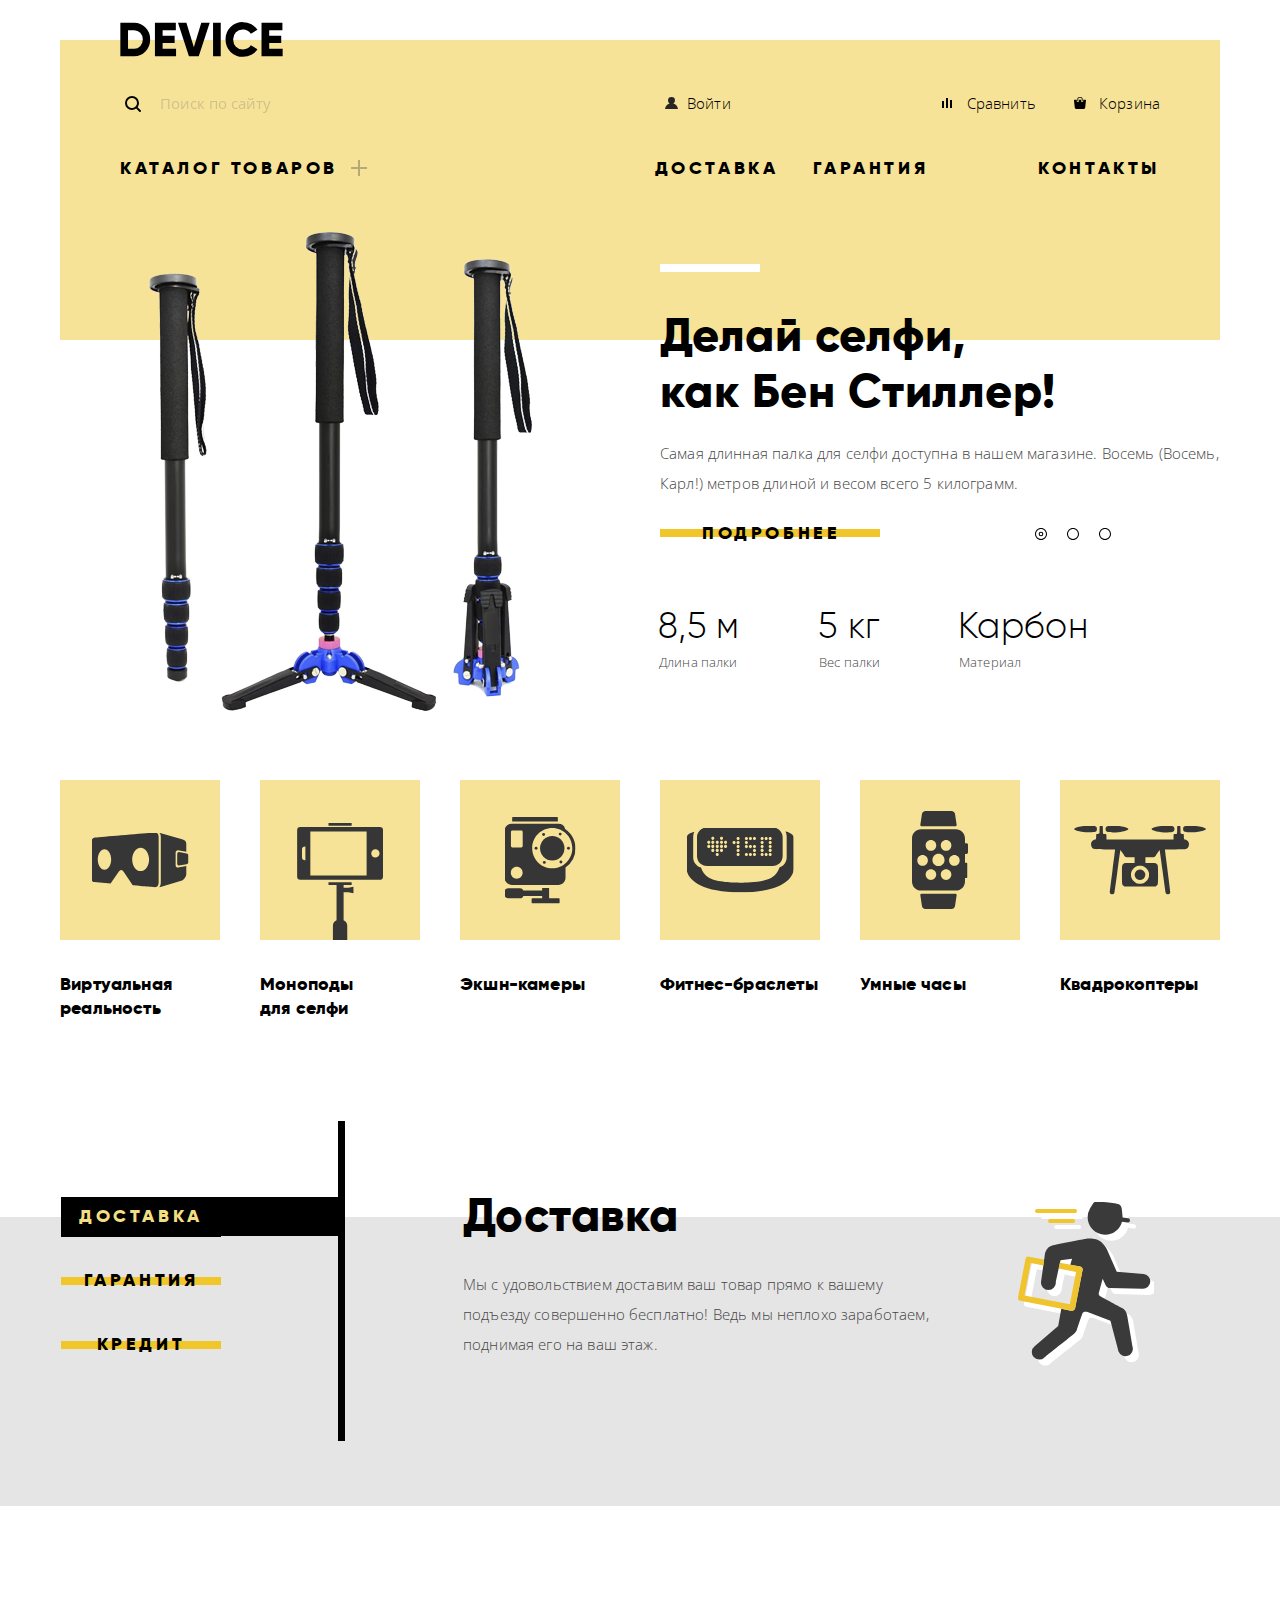
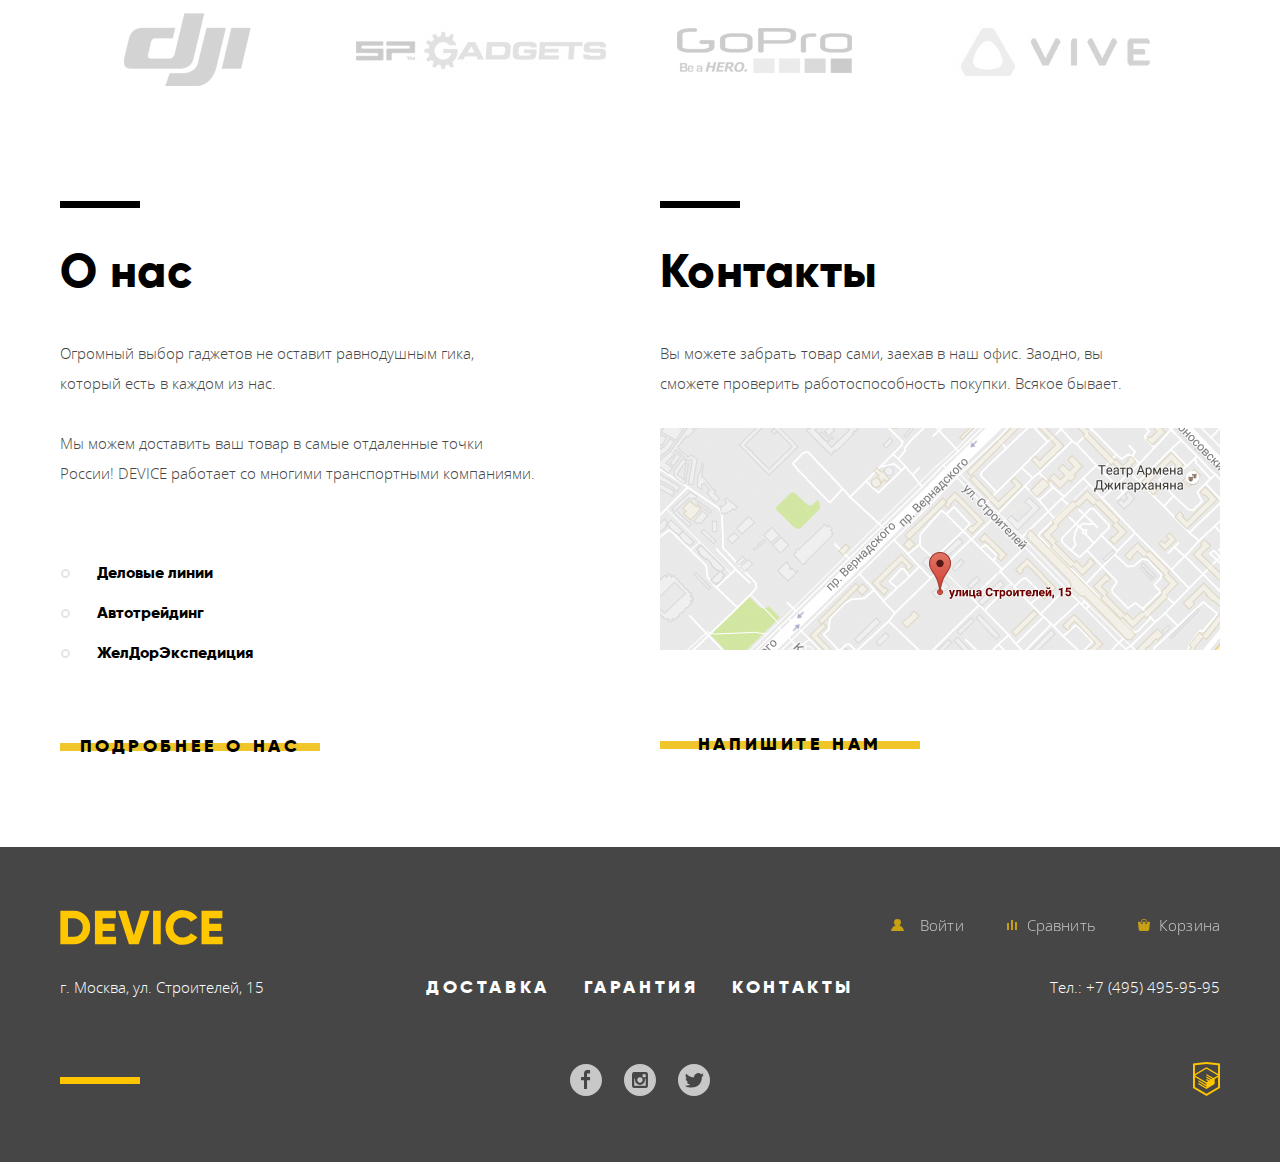
<file: index.html>
<!DOCTYPE html>
<html lang="ru">

<head>
	<meta charset="utf-8">
	<title>DEVICE</title>	
	<link href="https://fonts.googleapis.com/css?family=Open+Sans&display=swap&subset=cyrillic" rel="stylesheet">	
	<link href="css/normalize.min.css" rel="stylesheet">
	<link href="css/style.min.css" rel="stylesheet">
</head>

<body>
	<div class="site-wrapper">
		<div class="content-wrapper">
			<header class="main-header">
				<h1 class="visually-hidden header-tier1">Онлайн магазин электронных гаджетов DEVICE</h1>
				<div class="container"></div>
					<a href="index.html" class="header-logo" aria-label="Ссылка на главную страницу логотип">
						<svg class="fade-link" width="163" height="35" xmlns="http://www.w3.org/2000/svg" viewBox="0 0 164 35">
							<path d="m0.35 0.7v33.6h13.532a15.723 15.723 0 0 0 11.72-4.824 16.464 16.464 0 0 0 4.712-11.976 16.465 16.465 0 0 0-4.712-11.976 15.723 15.723 0 0 0-11.72-4.824zm7.733 26.208v-18.819h5.8a8.648 8.648 0 0 1 6.5 2.568 9.412 9.412 0 0 1 2.489 6.84 9.41 9.41 0 0 1-2.489 6.84 8.646 8.646 0 0 1-6.5 2.568h-5.8zm34.8-5.952h12.082v-7.3h-12.086v-5.567h13.291v-7.389h-21.024v33.6h21.265v-7.392h-13.532v-5.952zm36.343 13.344 11.019-33.6h-8.458l-7.491 24.72-7.491-24.72h-8.457l11.019 33.6zm14.4 0h7.733v-33.6h-7.733zm38.615-1.416a15.514 15.514 0 0 0 6.041-5.688l-6.67-3.84a7.488 7.488 0 0 1-3.165 3.024 9.874 9.874 0 0 1-4.664 1.1 9.594 9.594 0 0 1-7.177-2.736 9.907 9.907 0 0 1-2.682-7.248 9.908 9.908 0 0 1 2.682-7.248 9.594 9.594 0 0 1 7.177-2.736 9.914 9.914 0 0 1 4.64 1.08 7.6 7.6 0 0 1 3.189 3.048l6.67-3.84a15.881 15.881 0 0 0-6.09-5.688 17.419 17.419 0 0 0-8.409-2.088 17.12 17.12 0 0 0-17.592 17.472 17.12 17.12 0 0 0 17.589 17.476 17.519 17.519 0 0 0 8.458-2.088zm17.881-11.928h12.082v-7.3h-12.085v-5.567h13.29v-7.389h-21.022v33.6h21.264v-7.392h-13.532v-5.952z"/>
						</svg>
					</a>
					<div class="user-block">										
						<form class="search-form" action="#" method="post">
							<input class="search-input" name="search-input" id="search-input" type="search" placeholder="Поиск по сайту" required>
							<button class="btn-search" type="submit">Найти</button>
						</form>						
						<a class="link login fade-link" href="#">Войти</a>						
						<a class="link compare fade-link" href="#">Сравнить</a>						
						<a class="link cart fade-link" href="#">Корзина</a>						
					</div>
					<nav class="main-navigation">
						<ul class="main-menu">
							<li class="main-menu-catalog">
								<a class="menu-link fade-link" href="#">КАТАЛОГ ТОВАРОВ</a>	
								<div class="catalog-menu">
									<ul class="catalog-menu-column1">
										<li>
											<a class="catalog-menu-link fade-link" href="#">Виртуальная реальность</a>
										</li>
										<li>
											<a class="catalog-menu-link fade-link" href="catalog.html">Моноподы для селфи</a>
										</li>
										<li>
											<a class="catalog-menu-link fade-link" href="#">Экшн-камеры</a>
										</li>
									</ul>
									<ul class="catalog-menu-column2">
										<li>
											<a class="catalog-menu-link fade-link" href="#">Фитнес-браслеты</a>
										</li>
										<li>
											<a class="catalog-menu-link fade-link" href="#">Умные часы</a>
										</li>
									</ul>
									<ul class="catalog-menu-column3">
										<li>
											<a class="catalog-menu-link fade-link" href="#">Квадрокоптеры</a>
										</li>
									</ul>
								</div>							
							</li>
							<li class="main-menu-delivery">
								<a class="menu-link fade-link" href="#">ДОСТАВКА</a>
							</li>
							<li class="main-menu-varanty">
								<a class="menu-link fade-link" href="#">ГАРАНТИЯ</a>
							</li>
							<li class="main-menu-contacts">
								<a class="menu-link fade-link" href="#">КОНТАКТЫ</a>
							</li>
						</ul>
					</nav>	
							
			</header>
		</div>
			<main>
				<section class="goods-slider">
					<h2 class="visually-hidden">Популярные товары</h2>
					<div class="goods-slider-wrap">
						<ul class="slider-list">
							<li class="goods-slider-item">
								<div class="goods-slider-item-img">
									<img src="img/slider-1_384x468.png" width="384" height="468" alt="Палка для селфи">
								</div>
								<div class="goods-slider-description">
									<p class="slider-title">Делай селфи,<br>
									как Бен Стиллер!</p>
									<p class="slider-paragraph">Самая длинная палка для селфи доступна в нашем магазине. Восемь (Восемь, Карл!) метров длиной и весом всего 5 килограмм.
									</p>	
									<div class="slider-control-wrapper" aria-hidden="true">
										<a class="button more-button" href="#">ПОДРОБНЕЕ</a>
										<ul class="goods-slider-control">
											<li class="slider-control-dot">
												<input class="visually-hidden goods-slider-input" id="slide-1" type="radio" name="goods-control" checked>
												<label class="goods-slider-label" for="slide-1">Первый слайд</label>
											</li>
											<li class="slider-control-dot">
												<input class="visually-hidden goods-slider-input" id="slide-2" type="radio" name="goods-control">
												<label class="goods-slider-label" for="slide-2">Второй слайд</label>
											</li>
											<li class="slider-control-dot">
												<input class="visually-hidden goods-slider-input" id="slide-3" type="radio" name="goods-control">
												<label class="goods-slider-label" for="slide-3">Третий слайд</label>
											</li>
										</ul>	
									</div>
									<table class="features">
										<tbody>
											<tr class="features-values">
												<td class="unit1">8,5 м</td>
												<td class="unit1">5 кг</td>
												<td class="unit1">Карбон</td>
											</tr>
											<tr class="features-names">
												<td class="prop1">Длина палки</td>
												<td class="prop1">Вес палки</td>
												<td class="prop1">Материал</td>
											</tr>
										</tbody>
									</table>
								</div>
							</li>
							<li class="goods-slider-item visually-hidden">
								<div class="goods-slider-item-img">
									<img src="img/slider-2_345x485.png" width="345" height="485" alt="Умные часы">
								</div>
								<div class="goods-slider-description">
									<p class="slider-title">Худеем<br>
									правильно!</p>
									<p class="slider-paragraph">Мотивирующие фитнес-браслеты помогут найти в себе силы не пропускать занятия и соблюдать диету.
									</p>
									<div class="slider-control-wrapper" aria-hidden="true">
										<a class="button more-button" href="#">ПОДРОБНЕЕ</a>														
									</div>
									<table class="features">
										<tbody>
											<tr class="features-values">
												<td class="unit1">48 часов</td>
											</tr>
											<tr class="features-names">
												<td class="prop1">Без подзарядки</td>
											</tr>
										</tbody>
									</table>
								</div>
							</li>
							<li class="goods-slider-item visually-hidden">
								<div class="goods-slider-item-img">
									<img src="img/slider-3_526x334.png" width="526" height="334" alt="Квадрокоптер">
								</div>
								<div class="goods-slider-description">
									<p class="slider-title">Порхает как бабочка, жалит как пчела!</p>
									<p class="slider-paragraph">Этот обычный, на первый взгляд, квадрокоптер оснащен мощным лазером, замаскированным под стандартную камеру.
									</p>	
									<div class="slider-control-wrapper" aria-hidden="true">
										<a class="button more-button" href="#">ПОДРОБНЕЕ</a>														
									</div>
									<table class="features">
										<tbody>
											<tr class="features-values">
												<td class="unit1">800 м</td>
												<td class="unit1">50 м</td>
											</tr>
											<tr class="features-names">
												<td class="prop1">Дальность полета</td>
												<td class="prop1">Радиус поражения</td>
											</tr>
										</tbody>
									</table>
								</div>
							</li>
						</ul>
					</div>					
				</section>
				<section class="main-goods">
					<h2 class="visually-hidden">Популярные категории товаров</h2>
					<div class="main-goods-wrap">
						<ul class="main-goods-list">
							<li class="main-goods-item">
								<a class="main-goods-item-link" href="#">
									<div class="main-goods-item-img">
										<img class="main-goods-item-picture" src="img/popular-1_97x55.svg" width="97" height="55" alt="Виртуальная реальность">
									</div>
									<p class="main-goods-item-name">Виртуальная реальность</p>
								</a>
							</li>
							<li class="main-goods-item">
								<a class="main-goods-item-link" href="catalog.html">
									<div class="main-goods-item-img">
										<img class="main-goods-item-picture-monopod" src="img/popular-2_86x117.svg" width="86" height="117" alt="Моноподы для селфи">
									</div>
									<p class="main-goods-item-name monopod">Моноподы для селфи</p>
								</a>
							</li>
							<li class="main-goods-item">
								<a class="main-goods-item-link" href="#">
									<div class="main-goods-item-img">
										<img class="main-goods-item-picture" src="img/popular-3_71x87.svg" width="71" height="87" alt="Экшн-камеры">
									</div>
									<p class="main-goods-item-name">Экшн-камеры</p>
								</a>
							</li>
							<li class="main-goods-item">
								<a class="main-goods-item-link" href="#">
									<div class="main-goods-item-img">
										<img class="main-goods-item-picture" src="img/popular-4_107x65.svg" width="107" height="65" alt="Фитнес-браслеты">
									</div>
									<p class="main-goods-item-name">Фитнес-браслеты</p>
								</a>
							</li>
							<li class="main-goods-item">
								<a class="main-goods-item-link" href="#">
									<div class="main-goods-item-img">
										<img class="main-goods-item-picture" src="img/popular-5_56x98.svg" width="56" height="98" alt="Умные часы">
									</div>
									<p class="main-goods-item-name">Умные часы</p>
								</a>
							</li>
							<li class="main-goods-item">
								<a class="main-goods-item-link" href="#">
									<div class="main-goods-item-img">
										<img class="main-goods-item-picture" src="img/popular-6_132x69.svg" width="132" height="69" alt="Квадрокоптеры">
									</div>
									<p class="main-goods-item-name">Квадрокоптеры</p>
								</a>
							</li>
						</ul>
					</div>
				</section>
				<section class="services-slider">
					<h2 class="visually-hidden">Наши услуги</h2>
					<div class="services-slider-wrap">
						<ul class="services-control" aria-hidden="true">
							<li class="services-control-item">
								<input class="visually-hidden services-slider_input services1-radio" id="services-1" type="radio" name="services-control" checked>
								<label class="services-slider-control services1-label" for="services-1">ДОСТАВКА</label>
							</li>
							<li class="services-control-item">
								<input class="visually-hidden services-slider_input services2-radio" id="services-2" type="radio" name="services-control">
								<label class="services-slider-control services2-label" for="services-2">ГАРАНТИЯ</label>
							</li>
							<li class="services-control-item">
								<input class="visually-hidden services-slider_input services3-radio" id="services-3" type="radio" name="services-control">
								<label class="services-slider-control services3-label" for="services-3">КРЕДИТ</label>
							</li>
						</ul>
						<div class="services-discription">
							<div class="services-slider-item services-slider-item_delivery" id="delivery">
								<h3 class="header-tier3">Доставка</h3>
								<p>Мы с удовольствием доставим ваш товар прямо к вашему подъезду совершенно бесплатно! Ведь мы неплохо заработаем, поднимая его на ваш этаж.</p>
							</div>
							<div class="services-slider-item services-slider-item_warranty visually-hidden" id="warranty">
								<h3 class="header-tier3">Гарантия</h3>
								<p>Если из-за возгорания купленного у нас товара у вас сгорит дом - не переживайте, мы выдадим вам новый. Товар, не дом, конечно же.</p>
							</div>
							<div class="services-slider-item services-slider-item_credit visually-hidden" id="credit">
								<h3 class="header-tier3">Кредит</h3>
								<p>Залезть в долговую яму стало проще! Кредитные консультанты подберут для вас наиболее выгодные условия кредита. Выгодные для нашего банка, разумеется.</p>
							</div>
						</div>
					</div>					
				</section>
				<section class="brands">
					<h2 class="visually-hidden">Популярные брэнды</h2>
					<a class="brands-item" href="#" aria-label="Производитель dji">
						<img src="img/logo-1_260х100.png" width="260" height="100" alt="dji">
					</a>
					<a class="brands-item" href="#" aria-label="Производитель spgadgets">
						<img src="img/logo-2_260х100.png" width="260" height="100" alt="spgadgets">
					</a>
					<a class="brands-item" href="#" aria-label="Производитель gopro">
						<img src="img/logo-3_260х100.png" width="260" height="100" alt="gopro">
					</a>
					<a class="brands-item" href="#" aria-label="Производитель vive">
						<img src="img/logo-4_260х100.png" width="260" height="100" alt="vive">
					</a>
				</section>
				<section class="information">
					<div class="about-us">
						<h3 class="header-tier3 information-header">О нас</h3>
						<p class="information-paragraph">Огромный выбор гаджетов не оставит равнодушным гика, который есть в каждом из нас.</p>
						<p class="information-paragraph">Мы можем доставить ваш товар в самые отдаленные точки России! DEVICE работает со многими транспортными компаниями.</p>
						<ul class="delivery-list">
							<li>Деловые линии</li>
							<li>Автотрейдинг</li>
							<li>ЖелДорЭкспедиция</li>
						</ul>
						<a class="button information-button" href="#">ПОДРОБНЕЕ О НАС</a>
					</div>
					<div class="contacts">
						<h3 class="header-tier3 information-header">Контакты</h3>
						<p class="information-paragraph">Вы можете забрать товар сами, заехав в наш офис. Заодно, вы сможете проверить работоспособность покупки. Всякое бывает.</p>
						<div class="location" id="map">	
							<img src="img/map_560x222.jpg" width="560" height="222" alt="Карта">
						</div>
						<a class="button information-button" href="#">НАПИШИТЕ НАМ</a>
					</div>
				</section>
			</main>
			<footer class="main-footer">
				<div class="footer-wrapper">
					<div class="footer-first-row">
						<div class="footer-logo">
							<svg class="footer-logo-svg fade-link" width="163" height="35" xmlns="http://www.w3.org/2000/svg" viewBox="0 0 164 35">
								<path d="m0.35 0.7v33.6h13.532a15.723 15.723 0 0 0 11.72-4.824 16.464 16.464 0 0 0 4.712-11.976 16.465 16.465 0 0 0-4.712-11.976 15.723 15.723 0 0 0-11.72-4.824zm7.733 26.208v-18.819h5.8a8.648 8.648 0 0 1 6.5 2.568 9.412 9.412 0 0 1 2.489 6.84 9.41 9.41 0 0 1-2.489 6.84 8.646 8.646 0 0 1-6.5 2.568h-5.8zm34.8-5.952h12.082v-7.3h-12.086v-5.567h13.291v-7.389h-21.024v33.6h21.265v-7.392h-13.532v-5.952zm36.343 13.344 11.019-33.6h-8.458l-7.491 24.72-7.491-24.72h-8.457l11.019 33.6zm14.4 0h7.733v-33.6h-7.733zm38.615-1.416a15.514 15.514 0 0 0 6.041-5.688l-6.67-3.84a7.488 7.488 0 0 1-3.165 3.024 9.874 9.874 0 0 1-4.664 1.1 9.594 9.594 0 0 1-7.177-2.736 9.907 9.907 0 0 1-2.682-7.248 9.908 9.908 0 0 1 2.682-7.248 9.594 9.594 0 0 1 7.177-2.736 9.914 9.914 0 0 1 4.64 1.08 7.6 7.6 0 0 1 3.189 3.048l6.67-3.84a15.881 15.881 0 0 0-6.09-5.688 17.419 17.419 0 0 0-8.409-2.088 17.12 17.12 0 0 0-17.592 17.472 17.12 17.12 0 0 0 17.589 17.476 17.519 17.519 0 0 0 8.458-2.088zm17.881-11.928h12.082v-7.3h-12.085v-5.567h13.29v-7.389h-21.022v33.6h21.264v-7.392h-13.532v-5.952z"/>
							</svg>	
						</div>
						<div class="footer-links">
						<ul class="footer-links-list">
							<li class="footer-user-block-login footer-list-item">
								<a class="footer-user footer-link" href="#">Войти</a>
							</li>
							<li class="footer-user-block-compare footer-list-item">
								<a class="footer-compare footer-link" href="#">Сравнить</a>
							</li>
							<li class="footer-user-block-cart footer-list-item">
								<a class="footer-cart footer-link" href="#">Корзина</a>
							</li>
						</ul>
						</div>
					</div>
					<div class="footer-second-row">
						<address class="footer-address">г. Москва, ул. Строителей, 15</address>
						<div class="footer-menu">
						<ul class="footer-menu-list">
							<li class="footer-menu-item">
								<a href="#">ДОСТАВКА</a>
							</li>
							<li class="footer-menu-item">
								<a href="#">ГАРАНТИЯ</a>
							</li>
							<li class="footer-menu-item">
								<a href="#">КОНТАКТЫ</a>						
							</li>
						</ul>
						</div>
						<div class="footer-phone">
						<p>Тел.: +7 (495) 495-95-95</p>
						</div>
					</div>
					<div class="footer-third-row">
						<div class="yellow-brick"></div>
						<div class="footer-social">
							<ul class="footer-social-list">
								<li class="footer-social-facebook">
									<a class="social-btn social-btn-fb footer-link" href="#" aria-label="Device в facebook"></a>
								</li>
								<li class="footer-social-instagram">
									<a class="social-btn social-btn-inst footer-link" href="#" aria-label="Device в instagram"></a>
								</li>
								<li class="footer-social-twitter">
									<a class="social-btn social-btn-tw footer-link" href="#" aria-label="Device в twitter"></a>
								</li>
							</ul>
							</div>
							<a href="https://htmlacademy.ru/intensive/htmlcss" class="footer-academy-logo" title="HTML Academy"><img src="img/logo-html_27x35.svg" width="27" height="34" alt="Логотип html academy"></a>
						</div>
					</div>
				</footer>
		</div>
	<div class="modal-feedback visually-hidden">
		<h2 class="visually-hidden">Форма обратной связи</h2>
		<button class="modal-feedback-close close-button" type="button" aria-label="Закрыть форму обратной связи">Закрыть</button>			
		<form class="feedback-form" action="#" method="post">
			<div class="feedback-wrapper">
				<div class="feedback-name-block wrapper-column">
					<label class="feedback-label" for="feedback-name">Ваше имя:</label>
					<input class="feedback-input" name="feedback-name" id="feedback-name" type="text" placeholder="Имя Фамилия" required>
				</div>
				<div class="feedback-email-block wrapper-column">
					<label class="feedback-label" for="feedback-email">Ваш e-mail:</label>
					<input class="feedback-input" name="feedback-email" id="feedback-email" type="email" placeholder="email@example.com" required>
				</div>
			</div>				
			<div class="feedback-text-block wrapper-column">
				<label class="feedback-label" for="feedback-text">Текста письма:</label>
				<textarea class="feedback-textarea" name="feedback-text" id="feedback-text" placeholder="В свободной форме" required></textarea>
			</div>
			<button class="feedback-send button" type="submit">Отправить</button>
		</form>
	</div>
	<div class="modal-map visually-hidden">
		<h2 class="visually-hidden">Карта</h2>					
		<iframe src="https://www.google.com/maps/embed?pb=!1m18!1m12!1m3!1d2249.1125488779976!2d37.52742931614256!3d55.68703098053581!2m3!1f0!2f0!3f0!3m2!1i1024!2i768!4f13.1!3m3!1m2!1s0x46b54cf65f5c8955%3A0x694710ccd55501e!2z0YPQuy4g0KHRgtGA0L7QuNGC0LXQu9C10LksIDE1LCDQnNC-0YHQutCy0LAsIDExOTMxMQ!5e0!3m2!1sru!2sru!4v1572014300123!5m2!1sru!2sru" width="960" height="560" style="border:0;" allowfullscreen=""></iframe>		
		<button class="modal-map-close close-button" type="button" aria-label="Закрыть карту">Закрыть</button>
	</div>		
</body>
</html>
</file>
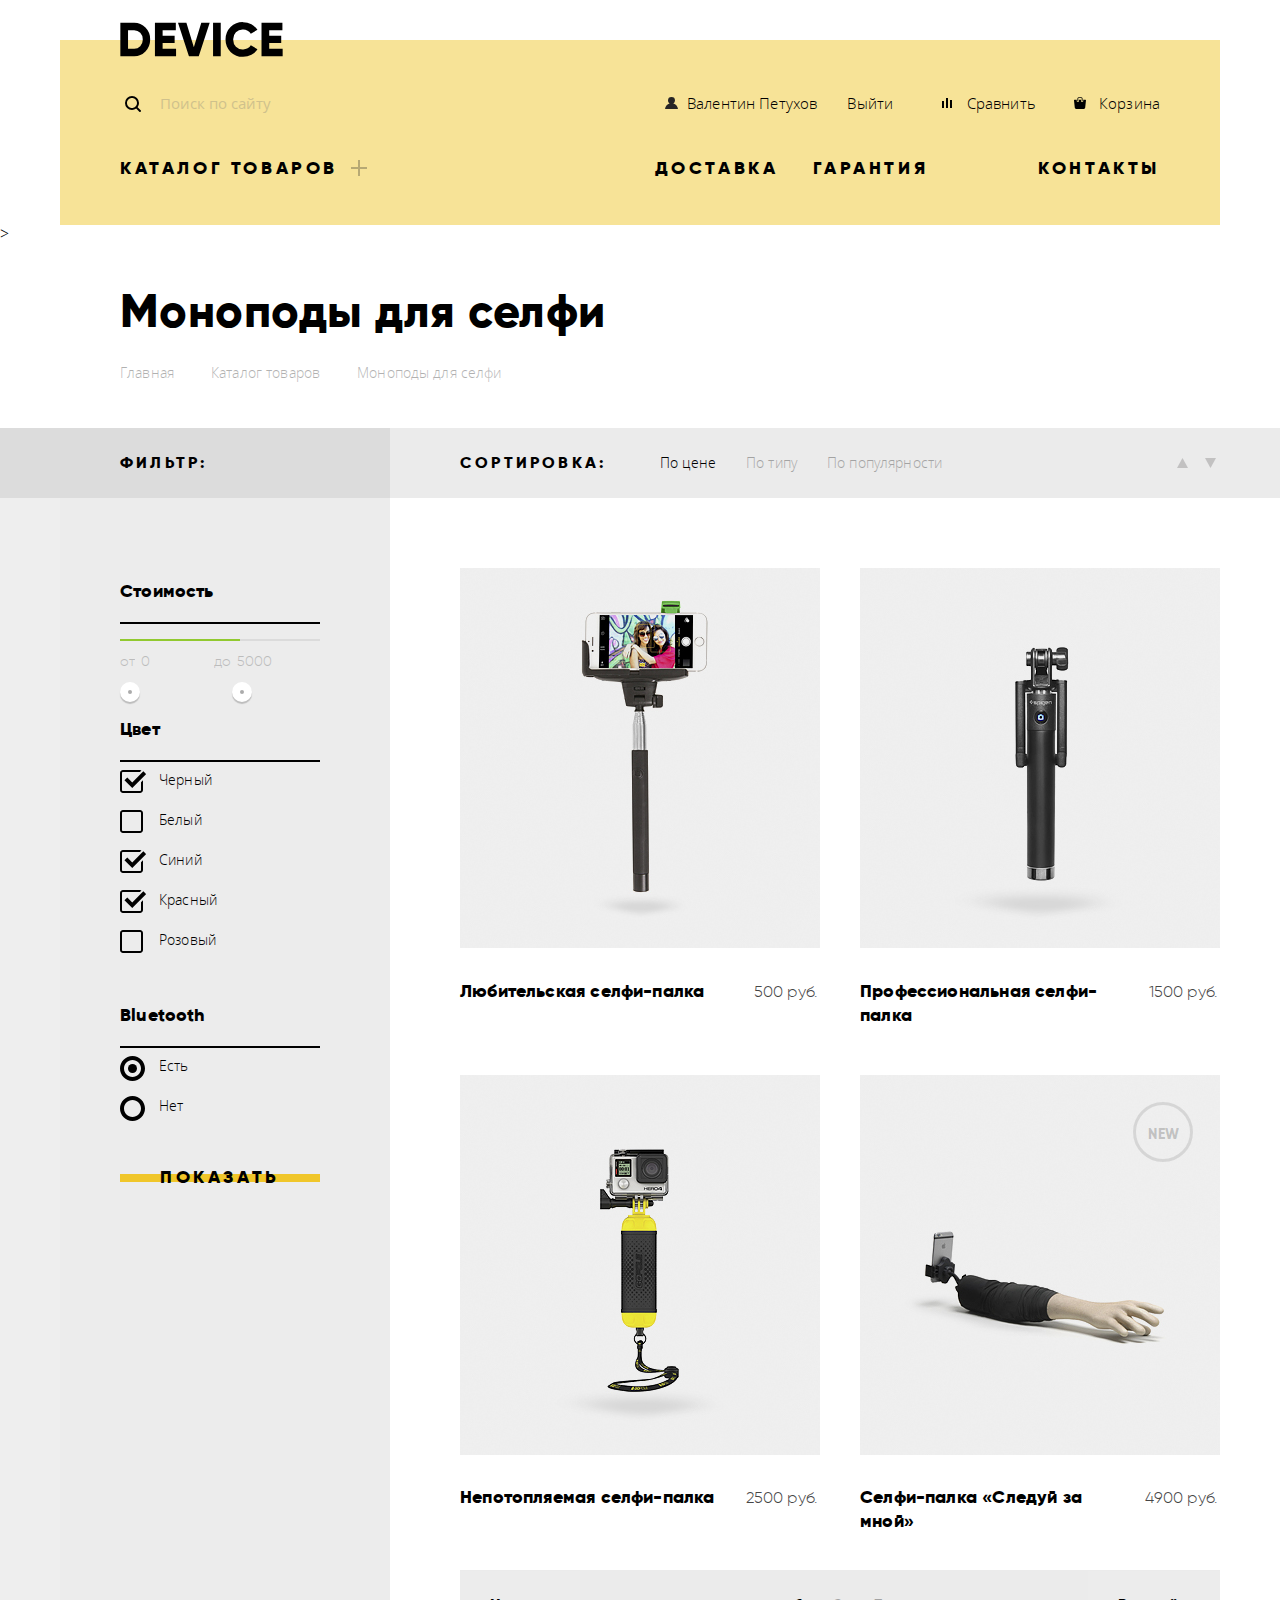
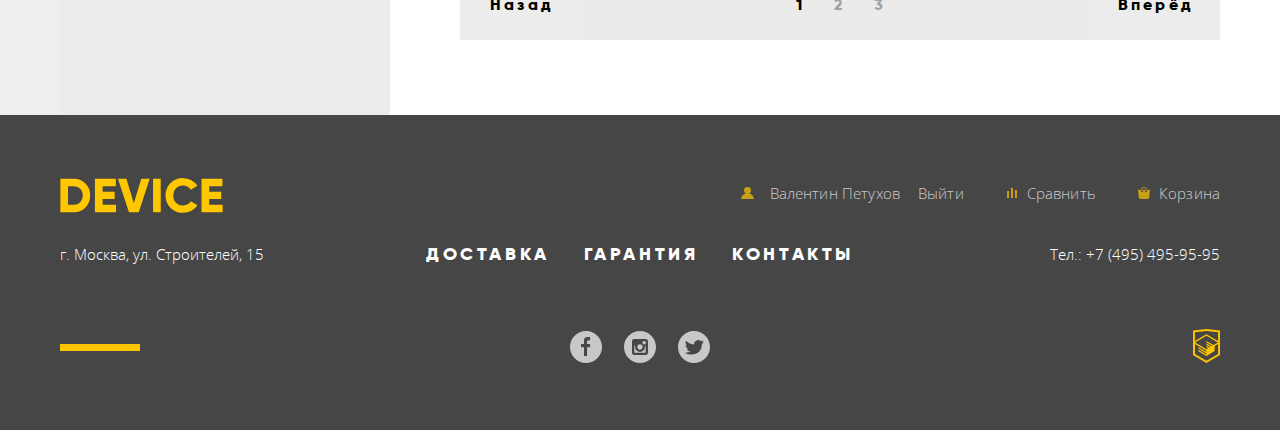
<file: catalog.html>
<!DOCTYPE html>
<html lang="ru">

<head>
	<meta charset="utf-8">
	<title>DEVICE Catalog</title>
	<link href="https://fonts.googleapis.com/css?family=Open+Sans&display=swap&subset=cyrillic" rel="stylesheet">	
	<link href="css/normalize.min.css" rel="stylesheet">
	<link href="css/style.min.css" rel="stylesheet">
</head>

<body>
	<div class="site-wrapper">
		<div class="content-wrapper">
				<header class="main-header catalog-header">
						<h1 class="visually-hidden header-tier1">Онлайн магазин электронных гаджетов DEVICE</h1>
						<div class="container"></div>
							<a href="index.html" class="header-logo" aria-label="Ссылка на главную страницу логотип">
								<svg class="fade-link" width="163" height="35" xmlns="http://www.w3.org/2000/svg" viewBox="0 0 164 35">
									<path d="m0.35 0.7v33.6h13.532a15.723 15.723 0 0 0 11.72-4.824 16.464 16.464 0 0 0 4.712-11.976 16.465 16.465 0 0 0-4.712-11.976 15.723 15.723 0 0 0-11.72-4.824zm7.733 26.208v-18.819h5.8a8.648 8.648 0 0 1 6.5 2.568 9.412 9.412 0 0 1 2.489 6.84 9.41 9.41 0 0 1-2.489 6.84 8.646 8.646 0 0 1-6.5 2.568h-5.8zm34.8-5.952h12.082v-7.3h-12.086v-5.567h13.291v-7.389h-21.024v33.6h21.265v-7.392h-13.532v-5.952zm36.343 13.344 11.019-33.6h-8.458l-7.491 24.72-7.491-24.72h-8.457l11.019 33.6zm14.4 0h7.733v-33.6h-7.733zm38.615-1.416a15.514 15.514 0 0 0 6.041-5.688l-6.67-3.84a7.488 7.488 0 0 1-3.165 3.024 9.874 9.874 0 0 1-4.664 1.1 9.594 9.594 0 0 1-7.177-2.736 9.907 9.907 0 0 1-2.682-7.248 9.908 9.908 0 0 1 2.682-7.248 9.594 9.594 0 0 1 7.177-2.736 9.914 9.914 0 0 1 4.64 1.08 7.6 7.6 0 0 1 3.189 3.048l6.67-3.84a15.881 15.881 0 0 0-6.09-5.688 17.419 17.419 0 0 0-8.409-2.088 17.12 17.12 0 0 0-17.592 17.472 17.12 17.12 0 0 0 17.589 17.476 17.519 17.519 0 0 0 8.458-2.088zm17.881-11.928h12.082v-7.3h-12.085v-5.567h13.29v-7.389h-21.022v33.6h21.264v-7.392h-13.532v-5.952z"/>
								</svg>
							</a>
							<div class="user-block">										
								<form class="search-form" action="#" method="post">
									<input class="search-input" name="search-input" id="search-input" type="search" placeholder="Поиск по сайту" required>
									<button class="btn-search" type="submit">Найти</button>
								</form>						
								<a class="link login fade-link" href="#">Валентин Петухов</a>	
								<a class="link logout fade-link" href="#">Выйти</a>					
								<a class="link compare fade-link" href="#">Сравнить</a>						
								<a class="link cart fade-link" href="#">Корзина</a>						
							</div>
							<nav class="main-navigation">
								<ul class="main-menu">
									<li class="main-menu-catalog">
										<a class="menu-link fade-link" href="#">КАТАЛОГ ТОВАРОВ</a>	
										<div class="catalog-menu">
											<ul class="catalog-menu-column1">
												<li>
													<a class="catalog-menu-link fade-link" href="#">Виртуальная реальность</a>
												</li>
												<li>
													<a class="catalog-menu-link fade-link" href="catalog.html">Моноподы для селфи</a>
												</li>
												<li>
													<a class="catalog-menu-link fade-link" href="#">Экшн-камеры</a>
												</li>
											</ul>
											<ul class="catalog-menu-column2">
												<li>
													<a class="catalog-menu-link fade-link" href="#">Фитнес-браслеты</a>
												</li>
												<li>
													<a class="catalog-menu-link fade-link" href="#">Умные часы</a>
												</li>
											</ul>
											<ul class="catalog-menu-column3">
												<li>
													<a class="catalog-menu-link fade-link" href="#">Квадрокоптеры</a>
												</li>
											</ul>
										</div>							
									</li>
									<li class="main-menu-delivery">
										<a class="menu-link fade-link" href="#">ДОСТАВКА</a>
									</li>
									<li class="main-menu-varanty">
										<a class="menu-link fade-link" href="#">ГАРАНТИЯ</a>
									</li>
									<li class="main-menu-contacts">
										<a class="menu-link fade-link" href="#">КОНТАКТЫ</a>
									</li>
								</ul>
							</nav>						
					</header>
				</div>>
			<main>
				<div class="catalog-headline">					
					<div class="breadcrumbs">
						<h1 class="header-tier1">
							Моноподы для селфи
						</h1>
						<ul class="breadcrumbs-list">
							<li class="breadcrumbs-list-item">
								<a class="breadcrumbs-link" href="index.html">Главная</a>
							</li>
							<li class="breadcrumbs-list-item">
								<a class="breadcrumbs-link" href="#">Каталог товаров</a>
							</li>
							<li class="breadcrumbs-list-item">
								<a class="breadcrumbs-link">Моноподы для селфи</a>
							</li>
						</ul>
					</div>
				</div>
				<div class="catalog-goods">
					<div class="catalog-goods-header">
						<div class="catalog-container">
							<div class="filter-header">
								<h2 class="header-tier2">Фильтр:</h2>
							</div>
							<div class="catalog-sort">
								<h2 class="header-tier2">Сортировка:</h2>
								<ul class="sort-list">
										<li>
											<a class="sort-link sort-link-current appearance-link" href="#" aria-label="Сортировка по цене">По цене</a>
										</li>
										<li>
											<a class="sort-link appearance-link" href="#" aria-label="Сортировка по типу">По типу</a>
										</li>
										<li>
											<a class="sort-link appearance-link" href="#" aria-label="Сортировка по популярности">По популярности</a>
										</li>
									</ul>
									<ul class="sort-direction">
										<li>
											<a class="direction-link direction-link_up appearance-link" href="#" aria-label="Сортиирвать по возрастанию"></a>
										</li>
										<li>
											<a class="direction-link direction-link_down sort-link-active appearance-link" href="#" aria-label="Сортировать по убыванию"></a>
										</li>
									</ul>
							</div>
						</div>
					</div>			
					<div class="catalog-article">
						<div class="catalog-container">
							<aside class="goods-filter-wrap">
								<form class="filter-form" action="#" method="post">
									<fieldset class="filter-fieldset">
										<legend class="choice-name">Стоимость</legend>
										<h3 class="visually-hidden">Диапазон цены товара:</h3>										
										<div class="aside-price">											
											<div class="range-controls" aria-hidden="true"></div>
												<div class="scale">
													<div class="bar">
													</div>													
												</div>		
												<div class="toggle min-toggle">														
												</div>
												<div class="toggle max-toggle">														
												</div>										
												<label class="price-label" for="min-cost">от</label>
												<input class="price-input" type="number" name="min-cost" id="min-cost" min="0" value="0">
												<label class="price-label" for="max-cost">до</label>
												<input class="price-input" type="number" name="max-cost" id="max-cost" max="5000" value="5000">
											</div>	
									</fieldset>
									<fieldset class="filter-fieldset">
										<legend class="choice-name">Цвет</legend>
										<h3 class="visually-hidden">Цвет товара:</h3>										
										<ul class="color-list">
											<li>
												<input class="visually-hidden color-filter-input" type="checkbox" name="color" value="Черный" id="black-colored" checked>
												<label class="filter-label" for="black-colored">Черный</label>
											</li>
											<li>
												<input class="visually-hidden color-filter-input" type="checkbox" name="color" value="Белый" id="white-colored">
												<label class="filter-label" for="white-colored">Белый</label>
											</li>
											<li>
												<input class="visually-hidden color-filter-input" type="checkbox" name="color" value="Синий" id="blue-colored" checked>
												<label class="filter-label" for="blue-colored">Синий</label>
											</li>
											<li>
												<input class="visually-hidden color-filter-input" type="checkbox" name="color" value="Красный" id="red-colored" checked>
												<label class="filter-label" for="red-colored">Красный</label>
											</li>
											<li>
												<input class="visually-hidden color-filter-input" type="checkbox" name="color" value="Розовый" id="pink-colored">
												<label class="filter-label" for="pink-colored">Розовый</label>
											</li>		
										</ul>									
									</fieldset>
									<fieldset class="filter-fieldset">
										<legend class="choice-name">Bluetooth</legend>
										<h3 class="visually-hidden">Наличие bluetooth:</h3>										
										<div class="aside-bluetooth">											
											<ul class="bluetooth-list">
												<li>
													<input class="visually-hidden bluetooth-filter-input" type="radio" name="bluetooth" value="Есть" id="yes" checked>
													<label class="filter-label" for="yes">Есть</label>
												</li>
												<li>
													<input class="visually-hidden bluetooth-filter-input" type="radio" name="bluetooth" value="Нет" id="no">
													<label class="filter-label" for="no">Нет</label>
												</li>
											</ul>	
										</div>										
									</fieldset>	
									<button class="button goods-filter-btn" type="submit" value="submit">ПОКАЗАТЬ</button> 
								</form>
							</aside>
							<section>
								<h2 class="visually-hidden">Товары</h2>						
								<div class="goods-table">
									<ul class="goods-list">
										<li class="good">
											<div class="good-picture-wrap">
												<img src="img/item-1_360x380.jpg" width="360" height="380" alt="Любительская селфи-палка">
											</div>	
											<div class="good-hover">
												<button class="button add-to-cart hide-link" tabindex="-1">В КОРЗИНУ</button>
												<button class="add-to-compare hide-link" tabindex="-1">Добавить к сравнению</button>
											</div>											
											<div class="good-info">
												<a class="good-name" href="#">Любительская селфи-палка</a>
												<p class="good-price">500 руб.</p>
											</div>
										</li>
										<li class="good">
											<div class="good-picture-wrap">
												<img src="img/item-2_360x380.jpg" width="360" height="380" alt="Профессиональная селфи-палка">
											</div>	
											<div class="good-hover">
												<button class="button add-to-cart hide-link" tabindex="-1">В КОРЗИНУ</button>
												<button class="add-to-compare hide-link" tabindex="-1">Добавить к сравнению</button>
											</div>											
											<div class="good-info">
												<a class="good-name" href="#">Профессиональная селфи-палка</a>
												<p class="good-price">1500 руб.</p>
											</div>
										</li>
										<li class="good">
											<div class="good-picture-wrap">
												<img src="img/item-3_360x380.jpg" width="360" height="380" alt="Непотопляемая селфи-палка">
											</div>	
											<div class="good-hover">
												<button class="button add-to-cart hide-link" tabindex="-1">В КОРЗИНУ</button>
												<button class="add-to-compare hide-link" tabindex="-1">Добавить к сравнению</button>
											</div>											
											<div class="good-info">
												<a class="good-name" href="#">Непотопляемая селфи-палка</a>
												<p class="good-price">2500 руб.</p>
											</div>
										</li>
										<li class="good good-new">
											<div class="good-picture-wrap">
												<img src="img/item-4_360x380.jpg" width="360" height="380" alt="Селфи-палка Следуй за мной">
											</div>	
											<div class="good-hover">
												<button class="button add-to-cart hide-link" tabindex="-1">В КОРЗИНУ</button>
												<button class="add-to-compare hide-link" tabindex="-1">Добавить к сравнению</button>
											</div>											
											<div class="good-info">
												<a class="good-name" href="#">Селфи-палка &#171;Следуй за мной&#187;</a>
												<p class="good-price">4900 руб.</p>
											</div>
										</li>
									</ul>
								</div>
								<div class="paginator">
									<h2 class="visually-hidden">Страницы списка выбранных товаров</h2>
									<ul class="paginator-list">
										<li>
											<a class="paginator-link paginator-prev" href="#" aria-label="Предыдущая страница">Назад</a>
										</li>
										<li>
											<ul class="pages">
												<li>
													<a class="paginator-link appearance-link paginator-link-current" aria-label="Страница">1</a>
												</li>
												<li>
													<a class="paginator-link appearance-link" href="#" aria-label="Страница">2</a>
												</li>
												<li>
													<a class="paginator-link appearance-link" href="#" aria-label="Страница">3</a>	
												</li>
											</ul>
										</li>
										<li>
											<a class="paginator-link paginator-next" href="#" aria-label="Следующая страница">Вперёд</a>
										</li>
									</ul>									
								</div>
							</section>
						</div>
					</div>				
				</div>
			</main>
			<footer class="main-footer">
				<div class="footer-wrapper">
					<div class="footer-first-row">
						<div class="footer-logo">
							<svg class="footer-logo-svg fade-link" width="163" height="35" xmlns="http://www.w3.org/2000/svg" viewBox="0 0 164 35">
								<path d="m0.35 0.7v33.6h13.532a15.723 15.723 0 0 0 11.72-4.824 16.464 16.464 0 0 0 4.712-11.976 16.465 16.465 0 0 0-4.712-11.976 15.723 15.723 0 0 0-11.72-4.824zm7.733 26.208v-18.819h5.8a8.648 8.648 0 0 1 6.5 2.568 9.412 9.412 0 0 1 2.489 6.84 9.41 9.41 0 0 1-2.489 6.84 8.646 8.646 0 0 1-6.5 2.568h-5.8zm34.8-5.952h12.082v-7.3h-12.086v-5.567h13.291v-7.389h-21.024v33.6h21.265v-7.392h-13.532v-5.952zm36.343 13.344 11.019-33.6h-8.458l-7.491 24.72-7.491-24.72h-8.457l11.019 33.6zm14.4 0h7.733v-33.6h-7.733zm38.615-1.416a15.514 15.514 0 0 0 6.041-5.688l-6.67-3.84a7.488 7.488 0 0 1-3.165 3.024 9.874 9.874 0 0 1-4.664 1.1 9.594 9.594 0 0 1-7.177-2.736 9.907 9.907 0 0 1-2.682-7.248 9.908 9.908 0 0 1 2.682-7.248 9.594 9.594 0 0 1 7.177-2.736 9.914 9.914 0 0 1 4.64 1.08 7.6 7.6 0 0 1 3.189 3.048l6.67-3.84a15.881 15.881 0 0 0-6.09-5.688 17.419 17.419 0 0 0-8.409-2.088 17.12 17.12 0 0 0-17.592 17.472 17.12 17.12 0 0 0 17.589 17.476 17.519 17.519 0 0 0 8.458-2.088zm17.881-11.928h12.082v-7.3h-12.085v-5.567h13.29v-7.389h-21.022v33.6h21.264v-7.392h-13.532v-5.952z"/>
							</svg>	
						</div>
						<div class="footer-links">
						<ul class="footer-links-list">
							<li class="footer-user-block-login footer-list-item">
								<a class="footer-user footer-link" href="#">Валентин Петухов</a>
							</li>
							<li class="footer-logout">
								<a class="footer-link" href="#">Выйти</a>
							</li>
							<li class="footer-user-block-compare footer-list-item">
								<a class="footer-compare footer-link" href="#">Сравнить</a>
							</li>
							<li class="footer-user-block-cart footer-list-item">
								<a class="footer-cart footer-link" href="#">Корзина</a>
							</li>
						</ul>
						</div>
					</div>
					<div class="footer-second-row">
						<address class="footer-address">г. Москва, ул. Строителей, 15</address>
						<div class="footer-menu">
						<ul class="footer-menu-list">
							<li class="footer-menu-item">
								<a href="#">ДОСТАВКА</a>
							</li>
							<li class="footer-menu-item">
								<a href="#">ГАРАНТИЯ</a>
							</li>
							<li class="footer-menu-item">
								<a href="#">КОНТАКТЫ</a>						
							</li>
						</ul>
						</div>
						<div class="footer-phone">
						<p>Тел.: +7 (495) 495-95-95</p>
						</div>
					</div>
					<div class="footer-third-row">
						<div class="yellow-brick"></div>
						<div class="footer-social">
							<ul class="footer-social-list">
									<li class="footer-social-facebook">
										<a class="social-btn social-btn-fb footer-link" href="#" aria-label="Device в facebook"></a>
									</li>
									<li class="footer-social-instagram">
										<a class="social-btn social-btn-inst footer-link" href="#" aria-label="Device в instagram"></a>
									</li>
									<li class="footer-social-twitter">
										<a class="social-btn social-btn-tw footer-link" href="#" aria-label="Device в twitter"></a>
									</li>
							</ul>
							</div>
							<a href="https://htmlacademy.ru/intensive/htmlcss" class="footer-academy-logo" title="HTML Academy"><img src="img/logo-html_27x35.svg" width="27" height="34" alt="Логотип html academy"></a>
						</div>
					</div>
				</footer>
		</div>	
</body>
</html>
</file>
<file: css/style.min.css>
@font-face{font-family:"Gilroy bold";src:url(../fonts/gilroyextrabold.woff)format("woff"),url(../fonts/gilroyextrabold.woff2)format("woff2")}@font-face{font-family:"Gilroy light";src:url(../fonts/gilroylight.woff)format("woff"),url(../fonts/gilroylight.woff2)format("woff2")}@font-face{font-family:"Open Sans";src:url(../fonts/opensans.woff)format("woff"),url(../fonts/opensans.woff2)format("woff2")}@font-face{font-family:"Open Sans light";src:url(../fonts/opensanslight.woff)format("woff"),url(../fonts/opensanslight.woff2)format("woff2")}body{background-color:#fff}a{text-decoration:none}img{max-width:100%;height:auto}.header-tier1{font-family:"Gilroy bold","Arial",sans-serif;font-size:47px;font-weight:800;font-style:normal;font-stretch:normal;line-height:1.02;letter-spacing:0.47px;text-align:left;color:#000;margin:0}.content-wrapper{width:1160px;margin-top:0;margin-right:auto;margin-bottom:0;margin-left:auto}.main-header{position:relative;min-height:300px;margin-top:40px;padding-top:0;padding-right:60px;padding-bottom:0;padding-left:60px;background-color:#F7E397}.catalog-header{min-height:185px}.link{font-family:"Open Sans light","Arial",sans-serif;font-size:15px;font-weight:300;font-style:normal;font-stretch:normal;line-height:2;letter-spacing:0.15px;text-align:left;color:#000;position:relative;padding-left:30px}.search-form{font-family:"Open Sans","Arial",sans-serif;font-size:15px;font-weight:300;font-style:normal;font-stretch:normal;line-height:30px;letter-spacing:0.15px;text-align:left;color:#000;position:relative;margin-right:100px;width:440px;display:flex}.search-form input{position:relative;padding-top:8px;padding-right:0;padding-bottom:8px;padding-left:40px;border:none;border-bottom:solid 2px transparent}.search-form::before{content:"";position:absolute;top:8;left:0;display:block;width:50px;height:50px;background-image:url(../img/search_16x16.svg);background-repeat:no-repeat;background-position:5px 50%}.search-input{color:#fff;opacity:0.3;border:none;background-color:transparent;width:357px}.search-input:hover{opacity:0.6}.search-input:focus{opacity:1;outline:none;border-bottom:solid 2px #000000}.search-input:focus ~ .btn-search{opacity:1}.btn-search{opacity:0;font-family:"Open Sans","Arial",sans-serif;font-size:15px;font-weight:300;font-style:normal;font-stretch:normal;line-height:2;letter-spacing:0.15px;text-align:center;color:#000;border:solid 2px #000;background-color:#F7E397;padding:8px 18px}.btn-search:hover{color:#fff;background-color:#000}.btn-search:active{opacity:1;color:rgba(255,255,255,0.3)}.login{padding-left:27px}.compare{margin-right:33px;margin-left:auto}.cart{position:relative;padding-left:30px}.main-menu,.main-goods-list,.footer-menu-list,.footer-social-list,.breadcrumbs-list,.sort-list,.sort-direction,.color-list,.bluetooth-list,.goods-list,.paginator-list,.pages,.footer-links-list,.services-control,.slider-list,.goods-slider-control,.breadcrumbs ul,.catalog-menu ul,.about-us ul{list-style:none}.login::before{content:"";position:absolute;top:0;left:0;display:block;width:30px;height:30px;background-image:url(../img/user_13x12.svg);background-repeat:no-repeat;background-position:5px 50%}.compare::before{content:"";position:absolute;top:0;left:0;display:block;width:30px;height:30px;background-image:url(../img/compare_10x10.svg);background-repeat:no-repeat;background-position:5px 50%}.cart::before{content:"";position:absolute;top:0;left:0;display:block;width:30px;height:30px;background-image:url(../img/cart_12x12.svg);background-repeat:no-repeat;background-position:5px 50%}.menu-link{font-family:"Gilroy bold","Arial",sans-serif;font-size:18px;font-weight:800;font-style:normal;font-stretch:normal;line-height:1.33;letter-spacing:3.6px;text-align:left;color:#000}.button{font-family:"Gilroy bold","Arial",sans-serif;font-size:18px;font-weight:800;font-style:normal;font-stretch:normal;line-height:1.33;letter-spacing:3.6px;text-align:center;color:#000;background:linear-gradient(to top,rgba(0,0,0,0.0)40%,#F0C62A 40%,#F0C62A 60%,rgba(0,0,0,0.0)60%);border:none;display:block;padding:8px 0;cursor:pointer}.button:hover,.services-slider-control:hover{background:linear-gradient(to top,rgba(0,0,0,0.0)0%,#F0C62A 0,#F0C62A 100%,rgba(0,0,0,0.0)100%)}.button:active{color:rgba(0,0,0,0.3);outline:none}.information-button{width:260px}.goods-slider{position:relative;top:-112px;width:1160px;margin-top:0;margin-right:auto;margin-bottom:-60px;margin-left:auto}.goods-slider-wrap{width:1160px;margin-top:0;margin-right:auto;margin-bottom:0;margin-left:auto}.slider-list{margin:0;padding:0}.goods-slider-item{display:flex;justify-content:space-between;min-height:500px}.goods-slider-item-img{text-align:center;width:560px}.goods-slider-description{position:relative;width:560px}.goods-slider-description::before{content:"";position:absolute;left:0;top:36px;width:100px;height:8px;background-color:#fff}.goods-slider-description::after{position:absolute;top:-13px;right:47px;font-family:Gilroy bold;font-weight:700;font-size:180px;line-height:180px;color:#FFF;letter-spacing:.01em}.goods-slider-item:nth-child(1).goods-slider-description::after{content:"01"}.goods-slider-item:nth-child(2).goods-slider-description::after{content:"02"}.goods-slider-item:nth-child(3).goods-slider-description::after{content:"03"}.slider-title{position:relative;z-index:2;margin-top:80px;margin-bottom:18px;font-family:"Gilroy bold","Arial",sans-serif;font-size:47px;font-weight:800;font-style:normal;font-stretch:normal;line-height:1.19;letter-spacing:0.47px;text-align:left;color:#000}.slider-paragraph{font-family:"Open Sans","Arial",sans-serif;font-size:15px;font-weight:300;font-style:normal;font-stretch:normal;line-height:2;letter-spacing:0.15px;text-align:left;color:#464646}.slider-control-wrapper{position:relative}.more-button{display:block;width:220px;box-sizing:border-box;z-index:1;padding-top:8px;padding-right:42px;padding-bottom:8px;padding-left:42px;font-size:18px;line-height:24px;letter-spacing:.2em;position:relative;font-weight:700;color:#000}.goods-slider-control{position:absolute;right:93px;top:0;z-index:4;margin:0;padding:0}.slider-control-dot{display:inline-block;margin-right:28px;vertical-align:middle}.goods-slider-label{font-size:0;position:relative}.goods-slider-label::before{content:"";position:absolute;top:0;left:0;width:12px;height:12px;padding-top:1px;padding-right:1px;padding-bottom:1px;padding-left:1px;background-image:url(../img/slider-button-empty_12x12.svg);background-repeat:no-repeat;background-size:12px;cursor:pointer}.goods-slider-input:checked + .goods-slider-label::before{background-image:url(../img/slider-button_12x12.svg)}.features{margin-top:50px;margin-left:-2px;border-collapse:collapse;border-spacing:0}.features-values td{width:160px;padding:0}.features-values td:nth-child(2){width:140px}.features-names{padding-top:7px}.services-slider-item p{display:block;width:490px;margin-bottom:43px;font-family:"Open Sans","Arial",sans-serif;font-size:15px;font-weight:300;font-style:normal;font-stretch:normal;line-height:2;letter-spacing:0.15px;text-align:left;color:#464646}.unit1,.unit2,.unit3{font-family:"Gilroy light","Arial",sans-serif;font-size:36px;font-weight:300;font-style:normal;font-stretch:normal;line-height:1.33;letter-spacing:0.36px;text-align:left;color:#000}.prop1,.prop2,.prop3{font-family:"Open Sans","Arial",sans-serif;font-size:13px;font-weight:300;font-style:normal;font-stretch:normal;line-height:1.54;letter-spacing:0.13px;text-align:left;color:#464646}.main-goods-item-img{background-color:#F7E397;position:relative}.main-goods-item-name{font-family:"Gilroy bold","Arial",sans-serif;font-size:18px;font-weight:800;font-style:normal;font-stretch:normal;line-height:1.33;letter-spacing:0.18px;text-align:left;color:#000;margin:33px 0}.monopod{padding-right:50px}.main-goods-item:hover .main-goods-item-img{background-color:#F0C62A}.main-goods-item-picture{position:absolute;top:50%;left:50%;transform:translate(-50%,-50%)}.main-goods-item-picture-monopod{position:absolute;top:auto;bottom:0;left:50%;transform:translateX(-50%)}.main-goods-item:active .main-goods-item-picture{opacity:0.3}.main-goods-item:active .main-goods-item-picture-monopod{opacity:0.3}.main-goods-item:active .main-goods-item-name{opacity:0.3}.services-control label{font-family:"Gilroy bold","Arial",sans-serif;font-size:18px;font-weight:800;font-style:normal;font-stretch:normal;line-height:1.33;letter-spacing:3.6px;text-align:center;color:#000;background:linear-gradient(to top,rgba(0,0,0,0.0)40%,#F0C62A 40%,#F0C62A 60%,rgba(0,0,0,0.0)60%)}.header-tier3{font-family:"Gilroy bold","Arial",sans-serif;font-size:47px;font-weight:800;font-style:normal;font-stretch:normal;line-height:48px;letter-spacing:0.47px;text-align:left;color:#000;margin-bottom:43px;display:block;position:relative}.information-header::before{position:absolute;top:-46px;content:"";width:80px;height:7px;background-color:#000}#services-1:checked ~ .services1-label,#services-2:checked ~ .services2-label,#services-3:checked ~ .services3-label{color:#F3DF83;background:none;background-color:#000}#services-1:checked ~ .services-slider #delivery,#services-2:checked ~ .services-slider #warranty,#services-3:checked ~ .sservices-slider #credit{display:block}.brands-item{opacity:0.2;filter:grayscale(100%)}.brands-item:hover{opacity:1;filter:grayscale(0%)}.delivery-list{display:block;margin-top:65px;margin-left:-3px;margin-bottom:54px}.delivery-list li::before{position:absolute;content:"";top:16px;left:-36px;height:5px;width:5px;border:2px solid #E5E5E5;border-radius:50%}.about-us li{font-family:"Gilroy bold","Arial",sans-serif;font-size:16px;font-weight:800;line-height:2.5;color:#000;position:relative}.location{margin-bottom:70px}.information-paragraph{font-family:"Open Sans light","Arial",sans-serif;font-size:15px;font-weight:300;font-style:normal;font-stretch:normal;line-height:2;letter-spacing:normal;text-align:left;color:#464646;width:475px;margin-bottom:30px}.modal-map-close,.modal-feedback-close{background:url(../img/modal-close_55x55.svg)no-repeat center;border:none;opacity:0.5;position:absolute;z-index:3;height:55px;width:55px;top:25px;right:20px;cursor:pointer;font-size:0}.feedback-label{display:block;width:360px;margin-bottom:5px}.close-button:hover{opacity:1}.close-button:active{opacity:0.3}.modal-feedback{position:relative;width:760px;padding-top:96px;padding-left:100px;padding-right:100px;padding-bottom:80px;background-color:#fff;box-shadow:0 10px 20px 0 rgba(0,0,0,0.2)}.feedback-form{display:block}.feedback-wrapper{display:flex;justify-content:space-between}.wrapper-column{margin-bottom:33px}.feedback-textarea{display:block;width:760px;min-height:160px;resize:none;padding-top:16px;padding-bottom:16px;padding-left:20px;padding-right:20px;box-sizing:border-box}.feedback-input{display:block;width:360px;padding-top:16px;padding-bottom:16px;padding-left:20px;padding-right:20px;box-sizing:border-box}.feedback-form input,.feedback-form textarea{border:solid 3px #F2F2F2;background-color:#F2F2F2;font-family:"Open Sans","Arial",sans-serif;font-size:14px;font-weight:400;font-style:normal;font-stretch:normal;line-height:1.29;letter-spacing:normal;text-align:left;color:rgba(70,70,70,0.4);resize:none}.feedback-form input:hover,.feedback-form textarea:hover{background-color:#EBEBEB;border:solid 3px #EBEBEB;color:rgba(70,70,70,0.4)}.feedback-form input:focus,.feedback-form textarea:focus{color:#464646;outline:none;border:solid 3px #F0C52E;background-color:#fff}.invalid{background-color:#f6dada;border:solid 3px #f6dada;color:rgba(70,70,70,0.4)}.feedback-form label{display:block;width:360px;font-family:"Gilroy bold","Arial",sans-serif;font-size:18px;font-weight:800;font-style:normal;font-stretch:normal;line-height:1.33;letter-spacing:normal;text-align:left;color:#000}.feedback-send{width:200px;padding-top:8px;padding-bottom:8px;padding-left:35px;padding-right:35px;box-sizing:border-box}.modal-map{display:block;position:relative;width:960px;height:560px;background-color:#fff;background:url(../img/map-big-jpg_960x559.png)no-repeat center;box-shadow:0 10px 20px 0 rgba(0,0,0,0.2)}.user-name{font-family:"Open Sans light","Arial",sans-serif;font-size:15px;font-weight:300;font-style:normal;font-stretch:normal;line-height:2;letter-spacing:0.15px;text-align:left;color:#000}.user-name-footer{font-family:"Open Sans light","Arial",sans-serif;font-size:15px;font-weight:300;font-style:normal;font-stretch:normal;line-height:2;letter-spacing:0.15px;text-align:left;color:rgba(255,255,255,0.7)}.breadcrumbs-link,.sort-link{font-family:"Open Sans light","Arial",sans-serif;font-size:14px;font-weight:300;font-style:normal;font-stretch:normal;line-height:1.71;letter-spacing:0.14px;text-align:left;color:#000;opacity:0.3}.breadcrumbs-link:hover{opacity:0.6}.breadcrumbs-link:active{opacity:0.1}.goods-sort{background-color:#ECECEC}.sort-link-active{opacity:1}.header-tier2{font-family:"Gilroy bold","Arial",sans-serif;font-size:16px;font-weight:800;font-style:normal;font-stretch:normal;text-transform:uppercase;line-height:1.5;letter-spacing:3.2px;text-align:left;color:#000}.choice-name{font-family:"Gilroy bold","Arial",sans-serif;font-size:18px;font-weight:800;font-style:normal;font-stretch:normal;line-height:1.33;letter-spacing:0.18px;text-align:left;color:#000}.min-cost,.max-cost{font-family:"Gilroy light","Arial",sans-serif;font-size:14px;font-weight:300;font-style:normal;font-stretch:normal;line-height:1.71;letter-spacing:normal;text-align:center;color:#000;opacity:0.2}.goods-choise label{font-family:"Open Sans light","Arial",sans-serif;font-size:14px;font-weight:300;font-style:normal;font-stretch:normal;line-height:2.86;letter-spacing:0.14px;text-align:left;color:#000}.goods-choise input:hover,.goods-choise label:hover{opacity:0.6}.goods-choise input:active,.goods-choise label:active{opacity:1}.blocked{opacity:0.25}.good-name{font-family:"Gilroy bold","Arial",sans-serif;font-size:18px;font-weight:800;font-style:normal;font-stretch:normal;line-height:1.33;letter-spacing:0.18px;text-align:left;color:#000}.hide-link{opacity:0}.good-price{font-family:"Gilroy light","Arial",sans-serif;font-size:16px;font-weight:300;font-style:normal;font-stretch:normal;line-height:1.5;letter-spacing:0.16px;text-align:right;color:#464646}.paginator-link{font-family:"Gilroy bold","Arial",sans-serif;font-size:16px;font-weight:800;font-style:normal;font-stretch:normal;line-height:1.5;letter-spacing:3.2px;text-align:left;color:#000;opacity:0.3}.paginator-prev,.paginator-next{background-color:#ECECEC;opacity:1}.paginator-prev:hover,.paginator-next:hover{background-color:#DADADA}.paginator-prev:active,.paginator-next:active{color:rgba(0,0,0,0.3)}.sort-link-current,.paginator-link-current{opacity:1}.appearance-link:hover{opacity:0.6}.appearance-link:active{opacity:1}.header-logo{position:relative;top:-18px}.user-block{position:relative;display:flex;justify-content:flex-start;align-items:baseline;padding-top:0;margin-bottom:28px}.main-menu{display:flex;padding:0}.main-menu-catalog{width:250px;margin-right:290px;position:relative}.main-menu-catalog::after{content:"";position:absolute;top:3px;right:-2px;width:16px;height:16px;background-image:url(../img/plus_16x16.svg);opacity:0.3}.main-menu-delivery{margin-right:35px}.main-menu-varanty{margin-right:110px}.main-goods{margin-bottom:67px}.main-goods-wrap{width:1160px;margin-top:0;margin-right:auto;margin-bottom:0;margin-left:auto}.main-goods-list{display:flex;justify-content:space-between;margin:0;padding:0}.main-goods-item-link{width:160px;display:block}.main-goods-item-img{width:160px;height:160px}.services-slider{width:100%;min-height:385px;background:linear-gradient(to bottom,rgba(0,0,0,0.0)25%,#E5E5E5 25%)}.services-slider-wrap{display:flex;min-height:320px;width:1160px;padding-left:2px;margin-top:0;margin-right:auto;margin-bottom:0;margin-left:auto}.services-control{display:flex;flex-direction:column;justify-content:center;min-width:277px;margin:0;padding:0;border-right:7px solid #000}.services-control-item{width:100%;margin-top:12px;margin-right:0;margin-bottom:12px;margin-left:0;padding:0;text-align:center}.services-slider-control{display:block;position:relative;z-index:1;display:block;width:160px;padding-top:8px;padding-right:0;padding-bottom:8px;padding-left:0;text-align:center;cursor:pointer}.services-slider-control::before{content:"";position:absolute;top:0;left:160px;width:120px;height:39px;background-color:transparent}.services-slider_input:checked ~ .services-slider-control::before{background-color:#000}.services-slider-item{position:relative;width:460px;margin-left:118px;margin-top:70px}.services-slider-item h3{margin-bottom:30px}.services-slider-item::after{content:"";position:absolute;top:-67px;left:493px;width:260px;height:320px;background-repeat:no-repeat;background-position:50% 50%}.services-slider-item_delivery::after{background-image:url(../img/delivery_136x164.svg)}.services-slider-item_warranty::after{background-image:url(../img/warranty_171x194.svg)}.services-slider-item_credit::after{background-image:url(../img/credit_156x186.svg)}.brands{width:1160px;margin-left:auto;margin-right:auto;background-color:#fff;display:flex;align-content:center;padding:95px 0 95px 0;display:flex;justify-content:space-between}.brands-item{width:290px}.information{width:1160px;margin-bottom:80px;margin-left:auto;margin-right:auto;display:flex;justify-content:space-between}.about-us,.contacts{width:560px}.catalog-headline{width:1160px;min-height:140px;margin-left:140px;margin-right:140px;padding-top:45px}.breadcrumbs-list{display:flex}.catalog-goods-header{height:70px;background-color:#DADADA;display:flex;width:100%}.filter-header{width:468px;height:70px}.goods-list-sort{width:973px;height:70px;background-color:#ECECEC;display:flex}.sort-list{display:flex}.sort-link{display:block}.main-footer{position:relative;padding-top:63px;padding-bottom:17px;background-color:#464646}.footer-wrapper{width:1160px;margin-top:0;margin-right:auto;margin-bottom:0;margin-left:auto}.footer-first-row{display:flex;justify-content:space-between;margin-bottom:7px}.footer-logo-svg path{fill:#FFC700}.footer-links-list{display:flex;margin:0;padding:0}.footer-list-item{margin-left:33px}.footer-user,.footer-compare,.footer-cart{padding-left:30px}.footer-link::before{content:"";position:absolute;left:0;display:block;width:30px;height:30px;background-repeat:no-repeat;background-position:50% 50%}.footer-user::before{left:-7px;background-image:url(../img/footer_user_13x12.svg)}.footer-compare::before{background-image:url(../img/footer_compare_10x10.svg)}.footer-cart::before{background-image:url(../img/footer_cart_12x12.svg)}.footer-user-block-logout{position:relative;padding-left:0;margin-left:-15px}.fade-link:hover{opacity:0.6}.fade-link:active{opacity:0.3}.footer-links-list a{font-family:"Open Sans","Arial",sans-serif;font-size:15px;font-weight:300;font-style:normal;font-stretch:normal;line-height:2;letter-spacing:0.15px;text-align:left;color:#fff}.footer-link{position:relative;opacity:0.7}.footer-link:hover{opacity:1}.footer-link:active{opacity:0.2}.footer-second-row{display:flex;align-items:baseline;margin-bottom:45px}.footer-address{width:250px;text-align:left}.footer-phone{width:250px;text-align:right}.footer-menu{margin-top:0;margin-right:auto;margin-bottom:0;margin-left:auto}.footer-menu-list{display:flex;flex-wrap:wrap;justify-content:space-between;width:428px;margin:0;padding:0}.footer-phone,.footer-address{font-family:"Open Sans light","Arial",sans-serif;font-size:15px;font-weight:300;font-style:normal;font-stretch:normal;line-height:2;letter-spacing:normal;color:#fff}.footer-menu a{font-family:"Gilroy bold","Arial",sans-serif;font-size:18px;font-weight:800;font-style:normal;font-stretch:normal;line-height:1.33;letter-spacing:3.6px;text-align:left;color:#fff}.footer-menu a:hover{opacity:0.6}.footer-menu a:active{opacity:0.3}.footer-third-row{position:relative;display:flex;align-items:baseline;margin-bottom:45px}.footer-third-row::before{content:"";position:absolute;top:15px;left:0;width:80px;height:7px;background-color:#ffc600}.yellow-brick{width:80px}.footer-social{margin-top:0;margin-right:auto;margin-bottom:0;margin-left:auto}.footer-social-list{display:flex;justify-content:space-between;width:140px;margin:0;padding:0}.social-btn{display:block;width:32px;height:32px}.social-btn-fb{background:url(../img/fb_32x32.svg)no-repeat center}.social-btn-inst{background:url(../img/inst_32x32.svg)no-repeat center}.social-btn-tw{background:url(../img/tw_32x32.svg)no-repeat center}.html-academy-logo{width:80px}.footer-academy-logo{width:80px;text-align:right}.footer-logout{position:relative;padding-left:0;margin-left:18px}.catalog-menu{position:absolute;left:-60px;z-index:5;display:none;width:1040px;margin:0;background-color:#F7E397;padding-top:20px;padding-right:60px;padding-bottom:36px;padding-left:60px}.catalog-menu ul{margin:0;padding:0;display:block;position:relative}.catalog-menu-column1{display:block;list-style:none;width:220px;padding:0;margin:0;z-index:1;margin-right:20px}.catalog-menu-column2{display:block;list-style:none;width:180px;padding:0;margin:0;z-index:1;margin-right:20px}.catalog-menu-column3{display:block;list-style:none;width:200px;padding:0;margin:0;z-index:1}.catalog-menu-link{font-family:"Open Sans light","Arial",sans-serif;font-size:15px;font-weight:300;font-style:normal;font-stretch:normal;line-height:36px;letter-spacing:0.15px;text-align:left;color:#000;position:relative}.main-menu-catalog:first-child:hover .catalog-menu,.main-menu-catalog:first-child > a:focus + .catalog-menu{display:flex}.catalog-headline{width:1160px;margin-top:0;margin-right:auto;margin-bottom:0;margin-left:auto}.breadcrumbs{padding-top:0;padding-right:60px;padding-bottom:0;padding-left:60px;margin-bottom:45px}.breadcrumbs h1{margin-bottom:25px}.breadcrumbs-list{display:flex;justify-content:flex-start;padding:0;margin-right:37px}.breadcrumbs-list-item{margin-right:37px;display:list-item}.breadcrumbs-link{position:relative}.breadcrumbs-list-item:not(:last-child).breadcrumbs-link::after{content:"";position:absolute;top:6px;right:-20px;z-index:1;width:7px;height:7px;border-top-left-radius:50px;transform:rotate(-45deg)scale(0.73);border-right:2px solid #000;border-bottom:2px solid #000}.catalog-goods-header{min-height:70px;background-image:linear-gradient(to right,#dcdcdc 0,#dcdcdc 28%,#ebebeb 28%,#ebebeb 100%)}.catalog-goods-header .catalog-container{display:flex}.catalog-container{width:1160px;margin-top:0;margin-right:auto;margin-bottom:0;margin-left:auto}.filter-header{padding-top:23px;padding-bottom:23px;padding-left:60px;padding-right:70px;width:200px;background-color:#DCDCDC}.filter-header h2{display:block;margin:0}.catalog-sort{padding-top:23px;padding-bottom:23px;flex-grow:1;display:flex;align-items:center;background-color:#EBEBEB}.catalog-sort h2{display:block;padding-left:70px;width:200px;margin:0}.sort-list{padding:0;margin:0;display:flex;flex-wrap:wrap;width:460px}.sort-list li{display:list-item;margin-right:30px}.sort-direction{margin-left:15px;padding:0;margin:0;display:flex;flex-wrap:wrap;padding-inline-start:40px}.sort-direction li{display:list-item}.direction-link{display:block;margin-left:15px;font-size:0}.direction-link_up::before{content:"";display:inline-block;width:11px;height:10px;opacity:0.2;margin-left:2px;background-image:url(../img/icon-up-dir_11x10.svg)}.direction-link_down::before{content:"";display:inline-block;width:11px;height:10px;opacity:0.2;margin-left:2px;background-image:url(../img/icon-down-dir_11x10.svg)}.catalog-article{background-image:linear-gradient(to right,#eee 0,#eee 28%,#fff 28%,#fff 100%)}.catalog-container{display:flex;width:1160px;margin-top:0;margin-right:auto;margin-bottom:0;margin-left:auto}.goods-filter-wrap{display:block;box-sizing:border-box;width:330px;padding-left:60px;padding-top:70px;background-color:#ECECEC}.filter-form{display:block;width:200px;padding-right:70px}.filter-fieldset{position:relative;padding:0;margin-top:0;margin-right:0;margin-bottom:32px;margin-left:0;border:none}.filter-fieldset::before{content:"";position:absolute;top:0;left:0;width:100%;height:2px;background-color:#000}.choice-name{margin-bottom:18px;padding-top:12px;display:table;max-width:100%;white-space:normal}.range-controls{position:relative;margin-top:17px;margin-bottom:8px}.scale{height:2px;background-color:#DBDBDB}.bar{position:absolute;left:0;width:60%;height:2px;background-color:#91C92F}.toggle{content:"";position:absolute;top:60px;width:4px;height:4px;background-color:#ABABAB;border:8px solid #fff;border-radius:50%;box-shadow:0 2px 1px 0 rgba(0,1,1,0.2);cursor:pointer}.toggle:active{transform:scale(1.2)}.max-toggle{left:112px}.price-label,.price-input{width:27px;opacity:0.2;font-family:Gilroy light;font-size:14px;font-weight:300;font-stretch:normal;font-style:normal;line-height:24px;letter-spacing:normal;color:#000;opacity:0.2;border:none;background-color:transparent}.price-input{width:50px;margin-right:17px;margin-top:7px}.color-list{margin:0;padding:0}.color-list li{display:list-item}.filter-label{position:relative;padding-left:39px;font-family:Open Sans light;font-size:14px;font-weight:300;font-stretch:normal;font-style:normal;line-height:40px;letter-spacing:0.14px;text-align:left;color:#000;cursor:pointer}.filter-label:hover{opacity:0.6;cursor:pointer}.filter-label::before{content:"";position:absolute;top:0;left:0;width:26px;height:26px}.color-filter-input + .filter-label::before{background-image:url(../img/checkbox-off_23x23.svg);background-repeat:no-repeat}.color-filter-input:checked + .filter-label::before{background-image:url(../img/checkbox-on_27x23.svg);background-repeat:no-repeat}.bluetooth-list{display:block;margin:0;padding:0}.bluetooth-filter-input + .filter-label::before{background-image:url(../img/radio-off_25x25.svg);background-repeat:no-repeat}.bluetooth-filter-input:checked + .filter-label::before{background-image:url(../img/radio-on_25x25.svg.svg);background-repeat:no-repeat}.goods-filter-btn{width:100%;margin-top:5px}.goods-table{padding-top:50px;padding-left:50px}.goods-list{display:flex;flex-wrap:wrap;width:800px;margin-top:0;margin-right:0;margin-bottom:-11px;margin-left:0;padding:0}.good{position:relative;margin-top:20px;margin-right:20px;margin-bottom:27px;margin-left:20px;display:list-item}.good-picture-wrap{position:relative}.add-to-cart{position:relative;z-index:1;box-sizing:border-box;padding-top:8px;padding-right:35px;padding-bottom:8px;padding-left:35px;width:200px;margin-bottom:20px}.good-hover{position:absolute;top:177px;left:80px;display:block;width:200px}.add-to-compare{width:200px;border:none;font-family:"Open Sans light","Arial",sans-serif;font-size:13px;font-weight:300;font-style:normal;font-stretch:normal;line-height:1.54;letter-spacing:0.13px;text-align:center;color:rgba(0,0,0,0.5);text-align:center;background-color:transparent}.add-to-compare:hover{color:rgba(0,0,0,1)}.add-to-compare:active{color:rgba(0,0,0,0.2)}.good{cursor:pointer}.good:hover .good-picture-wrap{opacity:0.7}.good:hover .hide-link{opacity:1}.good-info{display:flex;justify-content:space-between;width:360px;margin-top:27px}.good-name{width:260px;background-color:transparent}.good-price{margin-top:0;margin-right:3px;margin-bottom:0;margin-left:0}.good-new::before{content:"new";position:absolute;top:27px;right:27px;z-index:3;width:60px;height:60px;padding-top:18px;padding-right:12px;padding-bottom:18px;padding-left:12px;color:rgba(0,0,0,0.2);border:3px solid rgba(0,0,0,0.1);box-sizing:border-box;border-radius:50%;font-family:Gilroy bold;font-size:14px;font-weight:800;font-stretch:normal;font-style:normal;line-height:1.71;letter-spacing:0.7px;text-align:center;text-transform:uppercase}.paginator-list{display:flex;justify-content:space-between;align-items:center;width:760px;margin-top:20px;margin-right:0;margin-bottom:75px;margin-left:70px;padding-top:23px;padding-right:0;padding-bottom:23px;padding-left:0;min-height:70px;box-sizing:border-box;background-color:#ebebeb}.paginator-prev,.paginator-next{padding-top:24px;padding-right:26px;padding-bottom:24px;padding-left:30px}.pages{display:flex;justify-content:space-between;min-width:90px;margin-top:0;margin-right:0;margin-bottom:0;margin-left:15px;padding:0}.visually-hidden{position:absolute;width:1px;height:1px;margin:-1px;border:0;padding:0;clip:rect(0 0 0 0);overflow:hidden}
</file>
